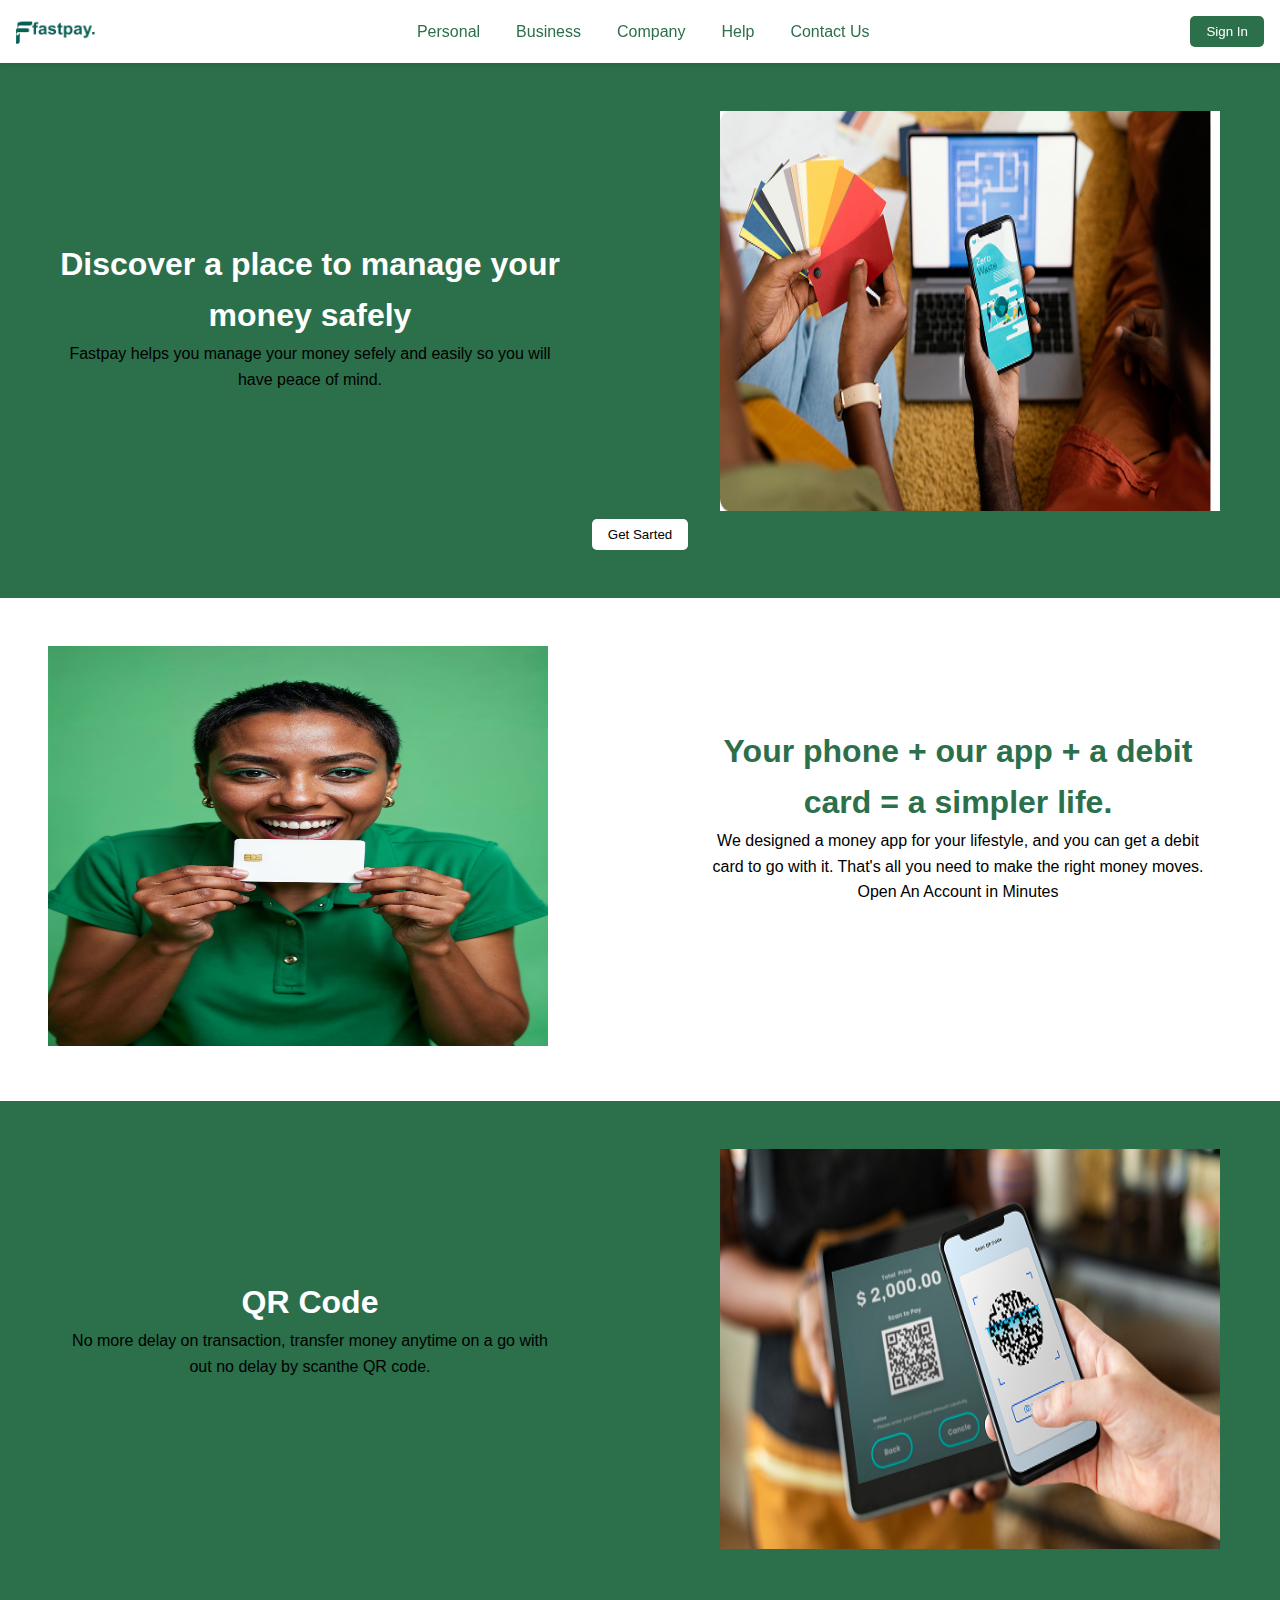
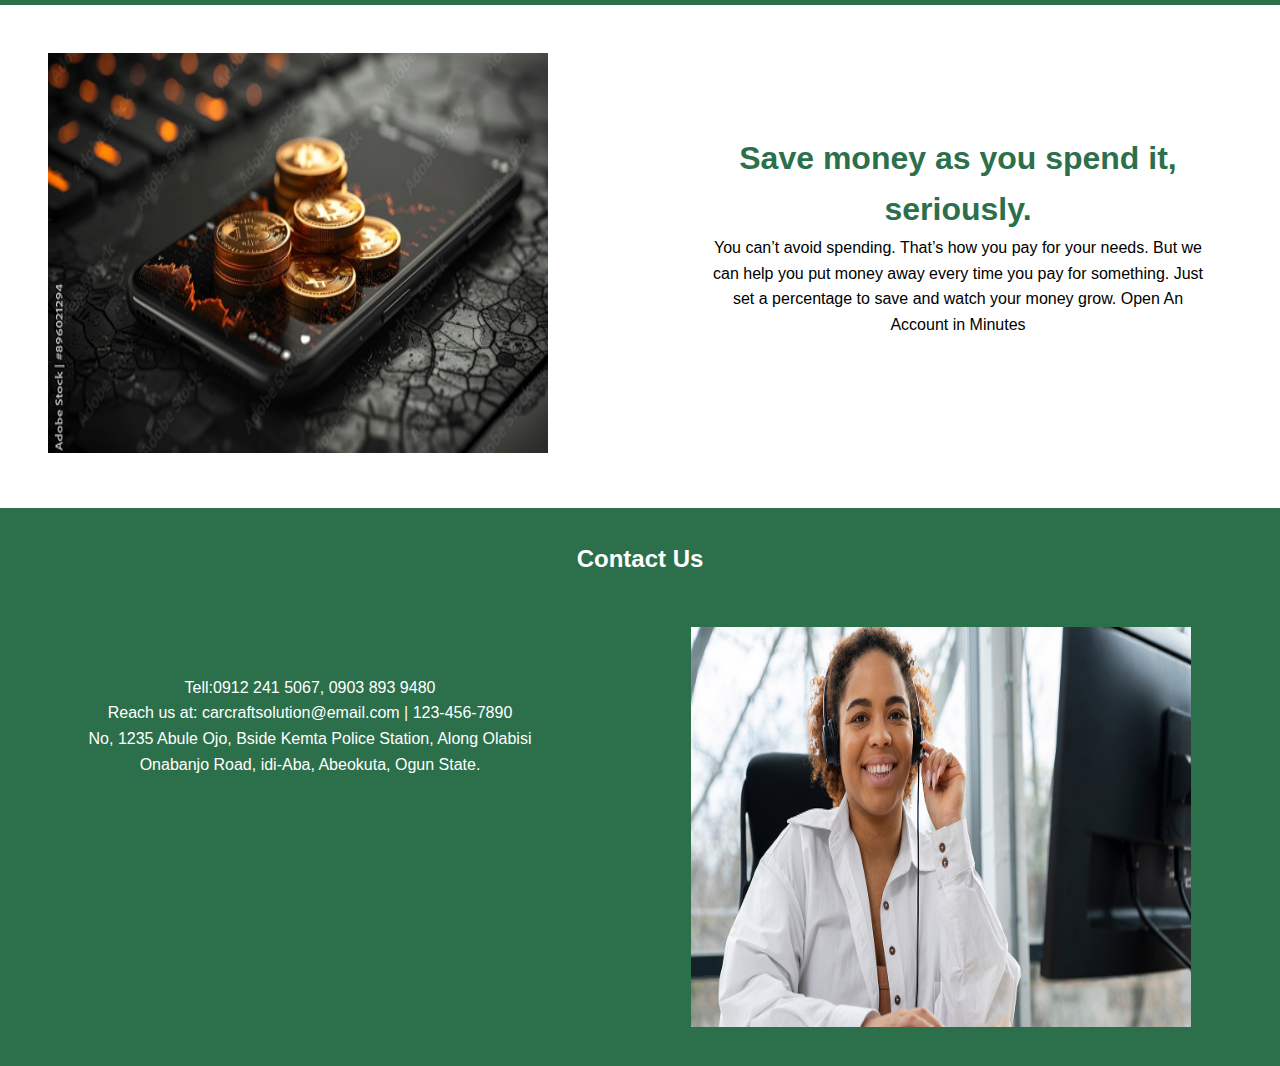
<file: index.html>
<!DOCTYPE html>
<html lang="en">
<head>
    <meta charset="UTF-8">
    <meta name="viewport" content="width=device-width, initial-scale=1.0">
    <title>Fastpay</title>
    <link rel="stylesheet" href="holiday.css">
</head>
<body>
    <header>
        <img class="logo" src="Image/logo.png" 
        alt="Company Logo">
        <nav>
            <ul class="nav-links">
                <li><a href="#personal">Personal</a></li>
                <li><a href="#business">Business</a></li>
                <li><a href="#company">Company</a></li>
                <li><a href="#help">Help</a></li>
                <li><a href="#contact">Contact Us</a></li>
            </ul>
        </nav>
        
        <button class="come"><a  style="text-decoration: none;color: white;" href="#signin">Sign In</a></button>
    </header>

  

    <!--About Section-->

    <section id="personal" class="adebowale">
        <div class="family">
        <div class="width">
           <h1 class="non">Discover a place
            to manage your 
            money safely</h1>
            <p class="pap">Fastpay helps you manage your money sefely and 
                easily so you  will have peace of mind. 
            </p>
        </div>
        <div>
            <img width="500rem" height="400rem" src="Image/home.jpg">
       </div>
        </div>
        <button class="came"><a style="text-decoration: none;color: black;" href="#GetSarted">Get Sarted</a></button>

    </section>




     

     <section id="business" class="baba">
        <div>
            <img width="500rem" height="400rem" src="Image/card.jpg">
       </div>
        <div class="man">
        <div class="width">
           <h1 class="no">Your phone + our app + a debit card = a simpler life.</h1>
            <p class="mmm">We designed a money app for your lifestyle, and you
                can get a debit card to go with it. That's all you need
                to make the right money moves.
               
               Open An Account in Minutes
                 
            </p>
        </div>
      </div>


    </section>


    


    <section id="Company" class="adebowale">
        <div class="family">
        <div class="width">
           <h1 class="non">QR Code</h1>
            <p>No more delay on transaction, transfer money anytime  on a go with out no delay by scanthe QR code.
            </p>
        </div>
        <div>
            <img width="500rem" height="400rem" src="Image/code.jpg">
       </div>
        </div>


    </section>


    

     <section id="Company" class="baba">
        <div>
            <img width="500rem" height="400rem" src="Image/name.jpg">
       </div>
        <div class="family">
        <div class="width">
           <h1 class="no">Save money as you spend 
            it, seriously.</h1>
            <p class="">You can’t avoid spending. That’s how you pay for your 
                needs. But we can help you put money away every 
                time you pay for something. Just set a percentage to 
                save and watch your money grow.
               
               Open An Account in Minutes
                 
            </p>
        </div>
      </div>


    </section>
    

    <!--Contact Section-->

    <section id="contact" class="dad">
        <h2 class="one">Contact Us</h2>

        <div class="contact">

            <div class="location">
                Tell:0912 241 5067, 0903 893 9480<br>
                
                Reach us at: carcraftsolution@email.com | 123-456-7890<br>
               
                No, 1235 Abule Ojo, Bside Kemta Police Station, Along Olabisi<br>
                
                Onabanjo Road, idi-Aba, Abeokuta, Ogun State.<br>
            </div>


            <div>
                
                    <img width="500rem" height="400rem" src="Image/clorrtg.jpg">
    </div>
</div>
    </section>
</body>
</html>
</file>
<file: holiday.css>
/* General Styles */
* {
    margin: 0;
    padding: 0;
    box-sizing: border-box;
}

body {
    font-family: Arial, sans-serif;
    line-height: 1.6;
}

/* Header */
header {
    display: flex;
    justify-content: space-between;
    align-items: center;
    flex-direction: row;
    padding: 1rem;
    background:white;
    position: sticky;
    top: 0;
    width: 100%;
    box-shadow: 0 2px 5px rgba(0, 0, 0, 0.1);
}

.nav-links {
    display: flex;
    list-style: none;
    gap: 20px;
}

.nav-links a {
    text-decoration: none;
    color:#2C6F4B;
    padding: 0.5rem;
    transition: color 0.3s ease;
}

.nav-links a:hover {
    color: gray;
}

.logo {
    width: 80px;
}

.come {
    background:#2C6F4B;
    padding: 0.5rem 1rem;
    border: none;
    border-radius: 5px;
    cursor: pointer;
    
}
.came{
    background:#ffff;
    padding: 0.5rem 1rem;
    border: none;
    border-radius: 5px;
    cursor: pointer;
    
}

.btn a {
    color:black;
    text-decoration: none;
}

/* Sections */
.family{
    display: flex;
    flex-wrap: wrap;
    gap: 10rem;
    justify-content: center;
    
}
.man{
    width: 500px;
    display: flex;
    flex-wrap: wrap;
    gap: 10rem;
    justify-content: center;
    
}


.width{
    width: 500px;
}
.adebowale{
    padding: 3rem;
    text-align: center;
    background-color:#2C6F4B;
    
}
.dad{
    padding: 2rem;
    text-align: center;
    background-color: #2C6F4B;

}
.one{
    padding-bottom:3rem;
    color: #fff;

}
.two{
    padding-bottom: 3rem;

}
.no{
    padding-top:5rem;
    color: #2C6F4B;
}
.non{
    padding-top:5rem;
    color:#ffffff;
    padding-top: 8rem;
}

.baba{
    padding: 3rem;
    text-align: center;
    display: flex;
    gap: 10rem;
}
.papa{
    color: #2c6f4b;
}


.contact{
    display: flex;
    justify-content:center;
    gap:10rem;

}
.location{
    padding-top: 3rem;
    color: #fff;
    padding-top: 3rem;
}


/* Responsive Design */
@media (max-width: 768px) {
    header {
        flex-direction: column;
        text-align: center;
    }

    .nav-links {
        flex-direction: column;
        gap: 10px;
    }
}
</file>
